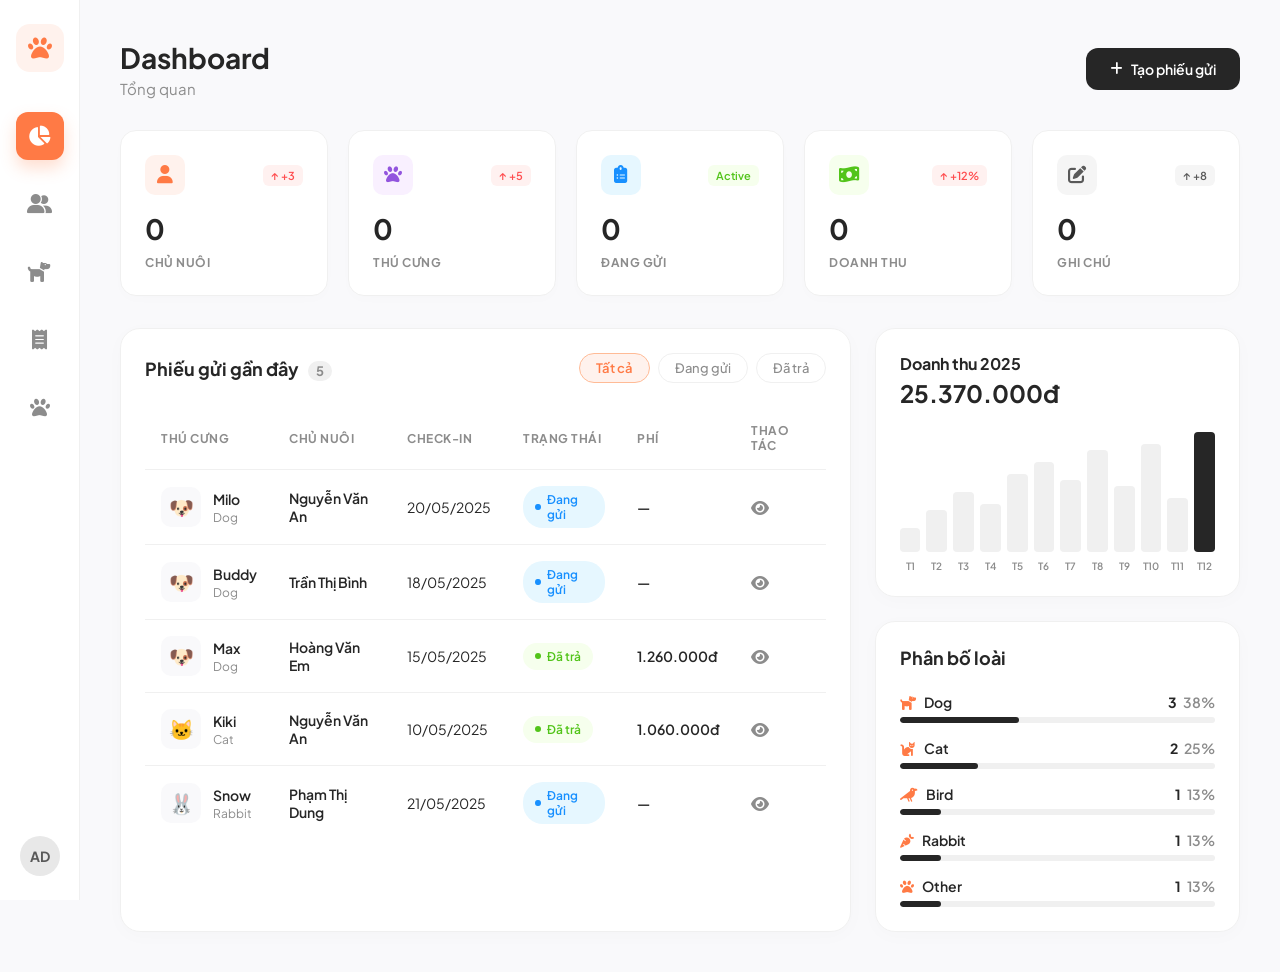
<file: src/main/resources/static/index.html>
<!DOCTYPE html>
<html lang="vi">
<head>
    <meta charset="UTF-8">
    <meta name="viewport" content="width=device-width, initial-scale=1.0">
    <title>PetCare Dashboard - Hệ Thống Quản Lý Thú Cưng</title>
    <link rel="stylesheet" href="style.css">
    <!-- Font Awesome cho các Icon ấn tượng -->
    <link rel="stylesheet" href="https://cdnjs.cloudflare.com/ajax/libs/font-awesome/6.4.0/css/all.min.css">
</head>
<body>

    <div class="app-container">
        <!-- SIDEBAR -->
        <aside class="sidebar">
            <div class="logo-section">
                <div class="logo-icon"><i class="fa-solid fa-paw"></i></div>
            </div>
            <nav class="nav-menu">
                <button class="nav-item active" data-tab="dashboard" title="Tổng quan"><i class="fa-solid fa-chart-pie"></i></button>
                <button class="nav-item" data-tab="owners" title="Chủ nuôi"><i class="fa-solid fa-user-group"></i></button>
                <button class="nav-item" data-tab="pets" title="Thú cưng"><i class="fa-solid fa-dog"></i></button>
                <button class="nav-item" data-tab="tickets" title="Phiếu gửi"><i class="fa-solid fa-receipt"></i></button>
                <button class="nav-item" data-tab="my-pets" title="Thú cưng của tôi"><i class="fa-solid fa-paw"></i></button>
            </nav>
            <div class="profile-section">
                <div class="avatar-fallback">AD</div>
            </div>
        </aside>

        <!-- MAIN CONTENT AREA -->
        <main class="main-content">
            
            <!-- TAB 1: DASHBOARD -->
            <section id="dashboard" class="tab-panel active">
                <div class="header-action">
                    <div>
                        <h1>Dashboard</h1>
                        <p class="subtitle">Tổng quan</p>
                    </div>
                    <button class="btn btn-primary"><i class="fa-solid fa-plus"></i> Tạo phiếu gửi</button>
                </div>

                <!-- Kpi Grid -->
                <div class="kpi-grid">
                    
                </div>

                <!-- Split Layout -->
                <div class="dashboard-layout">
                    <!-- Left: Recent Tickets -->
                    <div class="card layout-left">
                        <div class="card-header">
                            <h3>Phiếu gửi gần đây <span class="counter-badge" id="recent-count">5</span></h3>
                            <div class="filter-group">
                                <button class="filter-btn active">Tất cả</button>
                                <button class="filter-btn">Đang gửi</button>
                                <button class="filter-btn">Đã trả</button>
                            </div>
                        </div>
                        <div class="table-responsive">
                            <table class="table">
                                <thead>
                                    <tr>
                                        <th>THÚ CƯNG</th>
                                        <th>CHỦ NUÔI</th>
                                        <th>CHECK-IN</th>
                                        <th>TRẠNG THÁI</th>
                                        <th>PHÍ</th>
                                        <th>THAO TÁC</th>
                                    </tr>
                                </thead>
                                <tbody id="dashboard-tickets-tbody">
                                    <!-- Dynamic Rows -->
                                </tbody>
                            </table>
                        </div>
                    </div>

                    <!-- Right: Charts & Distribution -->
                    <div class="layout-right">
                        <!-- Mini Chart Box -->
                        <div class="card chart-card">
                            <div class="chart-header">
                                <div>
                                    <h4>Doanh thu 2025</h4>
                                    <p class="chart-total">25.370.000đ</p>
                                </div>
                            </div>
                            <!-- Fake Bar Chart using CSS Grid -->
                            <div class="fake-chart">
                                <div class="bar" style="height: 20%" data-month="T1"></div>
                                <div class="bar" style="height: 35%" data-month="T2"></div>
                                <div class="bar" style="height: 50%" data-month="T3"></div>
                                <div class="bar" style="height: 40%" data-month="T4"></div>
                                <div class="bar" style="height: 65%" data-month="T5"></div>
                                <div class="bar" style="height: 75%" data-month="T6"></div>
                                <div class="bar" style="height: 60%" data-month="T7"></div>
                                <div class="bar" style="height: 85%" data-month="T8"></div>
                                <div class="bar" style="height: 55%" data-month="T9"></div>
                                <div class="bar" style="height: 90%" data-month="T10"></div>
                                <div class="bar" style="height: 45%" data-month="T11"></div>
                                <div class="bar active" style="height: 100%" data-month="T12"></div>
                            </div>
                        </div>

                        <!-- Species Distribution -->
                        <div class="card distribution-card">
                            <div class="card-header">
                                <h3>Phân bố loài</h3>
                            </div>
                            <div class="distribution-list" id="distribution-container">
                                <!-- Dynamic progress bars -->
                            </div>
                        </div>
                    </div>
                </div>
            </section>

            <!-- TAB 2: OWNERS -->
            <section id="owners" class="tab-panel">
                <div class="header-action">
                    <div>
                        <h1>Chủ nuôi</h1>
                        <p class="subtitle">Tất cả <span id="owners-total-count">6</span></p>
                    </div>
                    <div class="search-action-group">
                        <div class="search-box">
                            <i class="fa-solid fa-magnifying-glass"></i>
                            <input type="text" placeholder="Tìm tên, SĐT...">
                        </div>
                        <button class="btn btn-primary"><i class="fa-solid fa-plus"></i> Thêm chủ nuôi</button>
                    </div>
                </div>
                <div class="card">
                    <table class="table">
                        <thead>
                            <tr>
                                <th>#</th>
                                <th>HỌ TÊN <i class="fa-solid fa-arrows-up-down sorting-icon"></i></th>
                                <th>ĐIỆN THOẠI</th>
                                <th>EMAIL</th>
                                <th>THÚ CƯNG</th>
                                <th>TÀI KHOẢN</th>
                                <th>THAO TÁC</th>
                            </tr>
                        </thead>
                        <tbody id="owners-tbody"></tbody>
                    </table>
                    <div class="pagination" id="owners-pagination"></div>
                </div>
            </section>

            <!-- TAB 3: PETS -->
            <section id="pets" class="tab-panel">
                <div class="header-action">
                    <div>
                        <h1>Thú cưng</h1>
                        <div class="species-filters" id="pets-species-tags">
                            <!-- Dynamic tags like Tất cả, Dog, Cat... -->
                        </div>
                    </div>
                    <div class="search-action-group">
                        <div class="search-box">
                            <i class="fa-solid fa-magnifying-glass"></i>
                            <input type="text" placeholder="Tìm tên thú cưng...">
                        </div>
                        <button class="btn btn-primary"><i class="fa-solid fa-plus"></i> Thêm thú cưng</button>
                    </div>
                </div>
                <div class="card">
                    <table class="table">
                        <thead>
                            <tr>
                                <th>#</th>
                                <th>THÚ CƯNG <i class="fa-solid fa-arrows-up-down sorting-icon"></i></th>
                                <th>LOẠI</th>
                                <th>GIỐNG</th>
                                <th>TUỔI</th>
                                <th>CÂN NẶNG</th>
                                <th>CHỦ NUÔI</th>
                                <th>TRẠNG THÁI</th>
                                <th>THAO TÁC</th>
                            </tr>
                        </thead>
                        <tbody id="pets-tbody"></tbody>
                    </table>
                    <div class="pagination" id="pets-pagination"></div>
                </div>
            </section>

            <!-- TAB 4: TICKETS -->
            <section id="tickets" class="tab-panel">
                <div class="header-action">
                    <div>
                        <h1>Phiếu gửi</h1>
                        <div class="species-filters">
                            <button class="filter-btn active">Tất cả <span>7</span></button>
                            <button class="filter-btn">Đang gửi <span>3</span></button>
                            <button class="filter-btn">Đã trả <span>4</span></button>
                        </div>
                    </div>
                    <div class="search-action-group">
                        <div class="search-box">
                            <i class="fa-solid fa-magnifying-glass"></i>
                            <input type="text" placeholder="Tìm thú cưng, chủ nuôi...">
                        </div>
                        <div class="date-picker-group">
                            <input type="date" value="2025-05-20">
                            <span>➔</span>
                            <input type="date" value="2025-05-22">
                        </div>
                        <button class="btn btn-primary"><i class="fa-solid fa-plus"></i> Tạo phiếu</button>
                    </div>
                </div>
                <div class="card">
                    <table class="table">
                        <thead>
                            <tr>
                                <th>#</th>
                                <th>THÚ CƯNG</th>
                                <th>CHỦ NUÔI</th>
                                <th>CHECK-IN</th>
                                <th>THỰC TẾ TRẢ</th>
                                <th>TỔNG PHÍ</th>
                                <th>TRẠNG THÁI</th>
                                <th>THAO TÁC</th>
                            </tr>
                        </thead>
                        <tbody id="tickets-tbody"></tbody>
                    </table>
                    <div class="pagination" id="tickets-pagination"></div>
                </div>
            </section>

            <!-- TAB 5: MY PETS (Khách xem hàng) -->
            <section id="my-pets" class="tab-panel">
                <div class="header-action">
                    <div>
                        <h1>Thú cưng của tôi</h1>
                        <div class="species-filters">
                            <button class="filter-btn active">Tất cả <span>2</span></button>
                        </div>
                    </div>
                    <div class="search-action-group">
                        <div class="search-box">
                            <i class="fa-solid fa-magnifying-glass"></i>
                            <input type="text" placeholder="Tìm theo tên...">
                        </div>
                    </div>
                </div>

                <!-- Thẻ Kpi nội bộ -->
                <div class="kpi-grid internal-kpi">
                    <div class="kpi-card">
                        <div class="kpi-header">
                            <div class="kpi-icon icon-orange"><i class="fa-solid fa-paw"></i></div>
                            <span class="badge badge-neutral">Của tôi</span>
                        </div>
                        <h2>2</h2>
                        <label>THÚ CƯNG</label>
                    </div>
                    <div class="kpi-card">
                        <div class="kpi-header">
                            <div class="kpi-icon icon-blue"><i class="fa-solid fa-truck-fast"></i></div>
                            <span class="badge badge-active">Active</span>
                        </div>
                        <h2>1</h2>
                        <label>ĐANG GỬI</label>
                    </div>
                    <div class="kpi-card">
                        <div class="kpi-header">
                            <div class="kpi-icon icon-purple"><i class="fa-solid fa-history"></i></div>
                        </div>
                        <h2>3</h2>
                        <label>LƯỢT GỬI</label>
                    </div>
                </div>

                <div class="card mt-4">
                    <div class="species-filters mb-3">
                        <button class="filter-btn active">Tất cả</button>
                        <button class="filter-btn"><i class="fa-solid fa-dog"></i> Dog</button>
                        <button class="filter-btn"><i class="fa-solid fa-cat"></i> Cat</button>
                        <button class="filter-btn"><i class="fa-solid fa-kiwi-bird"></i> Bird</button>
                        <button class="filter-btn"><i class="fa-solid fa-carrot"></i> Rabbit</button>
                        <button class="filter-btn"><i class="fa-solid fa-ellipsis"></i> Other</button>
                    </div>
                    <table class="table">
                        <thead>
                            <tr>
                                <th>#</th>
                                <th>THÚ CƯNG</th>
                                <th>LOẠI</th>
                                <th>GIỐNG</th>
                                <th>TUỔI</th>
                                <th>CÂN NẶNG</th>
                                <th>TRẠNG THÁI</th>
                                <th>THAO TÁC</th>
                            </tr>
                        </thead>
                        <tbody id="mypets-tbody"></tbody>
                    </table>
                </div>
            </section>

        </main>
    </div>

    <script src="app.js"></script>
</body>
</html>
</file>
<file: src/main/resources/static/style.css>
/* --- Google Fonts & Reset --- */
@import url('https://fonts.googleapis.com/css2?family=Plus+Jakarta+Sans:wght@400;500;600;700&display=swap');

:root {
    --primary-color: #FF7A45;      /* Cam ấm chủ đạo */
    --primary-light: #FFBB96;      /* Cam nhạt bổ trợ */
    --primary-bg: #FFF2ED;         /* Nền cam siêu nhẹ */
    --dark-color: #262626;         /* Chữ đen chính */
    --gray-muted: #8C8C8C;         /* Chữ phụ, caption */
    --bg-main: #F9F9FB;            /* Nền ứng dụng */
    --card-bg: #FFFFFF;            /* Nền thẻ trắng */
    --border-color: #F0F0F0;       /* Đường viền */
    --sidebar-width: 80px;
    
    /* Trạng thái màu sắc ấn tượng */
    --status-sending-bg: #E6F7FF;
    --status-sending-text: #1890FF;
    --status-returned-bg: #F6FFED;
    --status-returned-text: #52C41A;
    --status-home-bg: #F5F5F5;
    --status-home-text: #595959;
}

* {
    margin: 0;
    padding: 0;
    box-sizing: border-box;
    font-family: 'Plus Jakarta Sans', sans-serif;
}

body {
    background-color: var(--bg-main);
    color: var(--dark-color);
    overflow-x: hidden;
}

/* --- Layout Container --- */
.app-container {
    display: flex;
    min-height: 100vh;
}

/* --- Sidebar Style --- */
.sidebar {
    width: var(--sidebar-width);
    background-color: var(--card-bg);
    border-right: 1px solid var(--border-color);
    display: flex;
    flex-direction: column;
    align-items: center;
    padding: 24px 0;
    position: fixed;
    height: 100vh;
    z-index: 100;
}

.logo-section .logo-icon {
    width: 48px;
    height: 48px;
    background-color: var(--primary-bg);
    color: var(--primary-color);
    border-radius: 14px;
    display: flex;
    align-items: center;
    justify-content: center;
    font-size: 24px;
    margin-bottom: 40px;
}

.nav-menu {
    display: flex;
    flex-direction: column;
    gap: 20px;
    flex-grow: 1;
}

.nav-item {
    width: 48px;
    height: 48px;
    border: none;
    background: transparent;
    color: var(--gray-muted);
    border-radius: 12px;
    font-size: 20px;
    cursor: pointer;
    transition: all 0.3s ease;
    display: flex;
    align-items: center;
    justify-content: center;
}

.nav-item:hover, .nav-item.active {
    background-color: var(--primary-color);
    color: #FFFFFF;
    box-shadow: 0 8px 16px rgba(255, 122, 69, 0.25);
}

.profile-section .avatar-fallback {
    width: 40px;
    height: 40px;
    background-color: #E8E8E8;
    color: #595959;
    border-radius: 50%;
    display: flex;
    align-items: center;
    justify-content: center;
    font-weight: 700;
    font-size: 14px;
}

/* --- Main Content Area --- */
.main-content {
    margin-left: var(--sidebar-width);
    flex-grow: 1;
    padding: 40px;
    max-width: 1600px;
    width: calc(100% - var(--sidebar-width));
}

.tab-panel {
    display: none;
    animation: fadeIn 0.4s ease forwards;
}

.tab-panel.active {
    display: block;
}

@keyframes fadeIn {
    from { opacity: 0; transform: translateY(10px); }
    to { opacity: 1; transform: translateY(0); }
}

/* --- Header Action Styles --- */
.header-action {
    display: flex;
    justify-content: space-between;
    align-items: center;
    margin-bottom: 32px;
    flex-wrap: wrap;
    gap: 20px;
}

.header-action h1 {
    font-size: 28px;
    font-weight: 700;
    color: var(--dark-color);
}

.header-action .subtitle {
    color: var(--gray-muted);
    font-size: 15px;
    margin-top: 4px;
}

.search-action-group {
    display: flex;
    align-items: center;
    gap: 16px;
    flex-wrap: wrap;
}

.search-box {
    position: relative;
    background: var(--card-bg);
    border: 1px solid var(--border-color);
    border-radius: 10px;
    padding: 10px 16px 10px 40px;
    display: flex;
    align-items: center;
    min-width: 260px;
}

.search-box i {
    position: absolute;
    left: 16px;
    color: var(--gray-muted);
}

.search-box input {
    border: none;
    outline: none;
    background: transparent;
    width: 100%;
    font-size: 14px;
}

.date-picker-group {
    display: flex;
    align-items: center;
    background: var(--card-bg);
    border: 1px solid var(--border-color);
    padding: 8px 12px;
    border-radius: 10px;
    gap: 8px;
}

.date-picker-group input {
    border: none;
    outline: none;
    font-size: 14px;
    color: var(--dark-color);
}

/* --- Buttons --- */
.btn {
    padding: 12px 24px;
    border-radius: 12px;
    border: none;
    font-weight: 600;
    font-size: 14px;
    cursor: pointer;
    transition: all 0.2s;
    display: inline-flex;
    align-items: center;
    gap: 8px;
}

.btn-primary {
    background-color: var(--dark-color);
    color: white;
}

.btn-primary:hover {
    background-color: #434343;
}

/* --- KPI Cards Grid --- */
.kpi-grid {
    display: grid;
    grid-template-columns: repeat(auto-fit, minmax(200px, 1fr));
    gap: 20px;
    margin-bottom: 32px;
}

.kpi-card {
    background: var(--card-bg);
    border-radius: 16px;
    padding: 24px;
    border: 1px solid var(--border-color);
    position: relative;
    box-shadow: 0 4px 12px rgba(0, 0, 0, 0.01);
}

.kpi-header {
    display: flex;
    justify-content: space-between;
    align-items: center;
    margin-bottom: 16px;
}

.kpi-icon {
    width: 40px;
    height: 40px;
    border-radius: 10px;
    display: flex;
    align-items: center;
    justify-content: center;
    font-size: 18px;
}

.icon-orange { background: #FFF2ED; color: #FF7A45; }
.icon-purple { background: #F9F0FF; color: #9254DE; }
.icon-blue { background: #E6F7FF; color: #1890FF; }
.icon-green { background: #F6FFED; color: #52C41A; }
.icon-gray { background: #F5F5F5; color: #595959; }

.badge {
    padding: 4px 8px;
    border-radius: 6px;
    font-size: 11px;
    font-weight: 600;
}
.badge-up { background: #FFF1F0; color: #FF4D4F; }
.badge-active { background: #F6FFED; color: #52C41A; }
.badge-neutral { background: #F5F5F5; color: #595959; }

.kpi-card h2 {
    font-size: 28px;
    font-weight: 700;
    margin-bottom: 4px;
}

.kpi-card label {
    font-size: 12px;
    font-weight: 700;
    color: var(--gray-muted);
    letter-spacing: 0.5px;
}

/* --- Dashboard Layout Split --- */
.dashboard-layout {
    display: grid;
    grid-template-columns: 2fr 1fr;
    gap: 24px;
}

@media(max-width: 1100px) {
    .dashboard-layout { grid-template-columns: 1fr; }
}

.card {
    background: var(--card-bg);
    border-radius: 20px;
    border: 1px solid var(--border-color);
    padding: 24px;
    box-shadow: 0 4px 20px rgba(0,0,0,0.02);
}

.card-header {
    display: flex;
    justify-content: space-between;
    align-items: center;
    margin-bottom: 24px;
    flex-wrap: wrap;
    gap: 12px;
}

.card-header h3 {
    font-size: 18px;
    font-weight: 700;
}

.counter-badge {
    background: #F0F0F0;
    padding: 2px 8px;
    border-radius: 10px;
    font-size: 13px;
    color: var(--gray-muted);
    margin-left: 6px;
}

/* --- Filter & Tags Buttons --- */
.filter-group, .species-filters {
    display: flex;
    gap: 8px;
    flex-wrap: wrap;
}

.filter-btn {
    padding: 6px 16px;
    border-radius: 20px;
    border: 1px solid var(--border-color);
    background: var(--card-bg);
    font-size: 13px;
    font-weight: 500;
    cursor: pointer;
    transition: all 0.2s;
    color: var(--gray-muted);
}

.filter-btn:hover, .filter-btn.active {
    background: var(--primary-bg);
    color: var(--primary-color);
    border-color: var(--primary-light);
    font-weight: 600;
}

/* --- Custom Styled Tables --- */
.table-responsive {
    overflow-x: auto;
}

.table {
    width: 100%;
    border-collapse: collapse;
    text-align: left;
}

.table th {
    padding: 16px;
    font-size: 12px;
    font-weight: 700;
    color: var(--gray-muted);
    letter-spacing: 0.5px;
    border-bottom: 1px solid var(--border-color);
}

.table td {
    padding: 16px;
    font-size: 14px;
    vertical-align: middle;
    border-bottom: 1px solid var(--border-color);
}

.table tbody tr:last-child td {
    border-bottom: none;
}

.sorting-icon {
    font-size: 10px;
    margin-left: 4px;
    color: #BFBFBF;
}

/* Row Entity Design */
.entity-info {
    display: flex;
    align-items: center;
    gap: 12px;
}

.entity-avatar {
    width: 40px;
    height: 40px;
    border-radius: 10px;
    background-color: var(--bg-main);
    display: flex;
    align-items: center;
    justify-content: center;
    font-size: 20px;
}

.entity-name {
    font-weight: 600;
    color: var(--dark-color);
}

.entity-sub {
    font-size: 12px;
    color: var(--gray-muted);
    margin-top: 2px;
}

.cell-bold {
    font-weight: 600;
}

/* --- Status Badges --- */
.status-pill {
    display: inline-flex;
    padding: 6px 12px;
    border-radius: 20px;
    font-size: 12px;
    font-weight: 600;
    align-items: center;
    gap: 6px;
}

.status-pill::before {
    content: '';
    width: 6px;
    height: 6px;
    border-radius: 50%;
}

.status-sending {
    background: var(--status-sending-bg);
    color: var(--status-sending-text);
}
.status-sending::before { background: var(--status-sending-text); }

.status-returned {
    background: var(--status-returned-bg);
    color: var(--status-returned-text);
}
.status-returned::before { background: var(--status-returned-text); }

.status-home {
    background: var(--status-home-bg);
    color: var(--status-home-text);
}
.status-home::before { background: var(--status-home-text); }

/* --- Account Tags --- */
.acc-badge {
    padding: 4px 10px;
    border-radius: 6px;
    font-size: 12px;
    font-weight: 500;
}
.acc-yes { background: #F6FFED; color: #52C41A; border: 1px solid #B7EB8F; }
.acc-no { background: #FFF1F0; color: #FF4D4F; border: 1px solid #FFA39E; }

/* Action Buttons inside tables */
.action-icons-group {
    display: flex;
    gap: 12px;
}

.action-btn {
    background: transparent;
    border: none;
    cursor: pointer;
    font-size: 16px;
    color: var(--gray-muted);
    transition: color 0.2s;
}

.action-btn:hover { color: var(--primary-color); }
.action-btn.delete-btn:hover { color: #FF4D4F; }
.action-btn.check-btn:hover { color: #52C41A; }

/* --- Right Column Charts Layout --- */
.layout-right {
    display: flex;
    flex-direction: column;
    gap: 24px;
}

.chart-header .chart-total {
    font-size: 24px;
    font-weight: 700;
    margin-top: 4px;
}

.fake-chart {
    display: grid;
    grid-template-columns: repeat(12, 1fr);
    gap: 6px;
    height: 140px;
    align-items: flex-end;
    margin-top: 24px;
    padding-bottom: 20px;
    position: relative;
}

.fake-chart .bar {
    background-color: #F0F0F0;
    border-radius: 4px;
    position: relative;
    cursor: pointer;
    transition: background-color 0.3s;
}

.fake-chart .bar:hover, .fake-chart .bar.active {
    background-color: var(--dark-color);
}

.fake-chart .bar::after {
    content: attr(data-month);
    position: absolute;
    bottom: -20px;
    left: 50%;
    transform: translateX(-50%);
    font-size: 10px;
    color: var(--gray-muted);
    font-weight: 600;
}

/* Distribution Rows */
.dist-row {
    margin-bottom: 16px;
}
.dist-row:last-child { margin-bottom: 0; }

.dist-info {
    display: flex;
    justify-content: space-between;
    font-size: 14px;
    font-weight: 600;
    margin-bottom: 6px;
}

.dist-info span i {
    margin-right: 6px;
    color: var(--primary-color);
}

.dist-metrics {
    color: var(--gray-muted);
}

.dist-metrics b {
    color: var(--dark-color);
    margin-right: 4px;
}

.progress-bar-bg {
    background: #F0F0F0;
    height: 6px;
    border-radius: 3px;
    overflow: hidden;
}

.progress-bar-fill {
    height: 100%;
    background-color: var(--dark-color);
    border-radius: 3px;
}

/* --- Pagination Elements --- */
.pagination {
    display: flex;
    justify-content: center;
    align-items: center;
    gap: 8px;
    margin-top: 24px;
}

.page-node {
    width: 32px;
    height: 32px;
    display: flex;
    align-items: center;
    justify-content: center;
    border-radius: 8px;
    border: 1px solid var(--border-color);
    background: white;
    font-size: 13px;
    font-weight: 600;
    cursor: pointer;
    color: var(--dark-color);
    transition: all 0.2s;
}

.page-node:hover, .page-node.active {
    background: var(--dark-color);
    color: white;
    border-color: var(--dark-color);
}

.page-text {
    font-size: 13px;
    color: var(--gray-muted);
    margin: 0 8px;
}

.mt-4 { margin-top: 24px; }
.mb-3 { margin-bottom: 16px; }
</file>
